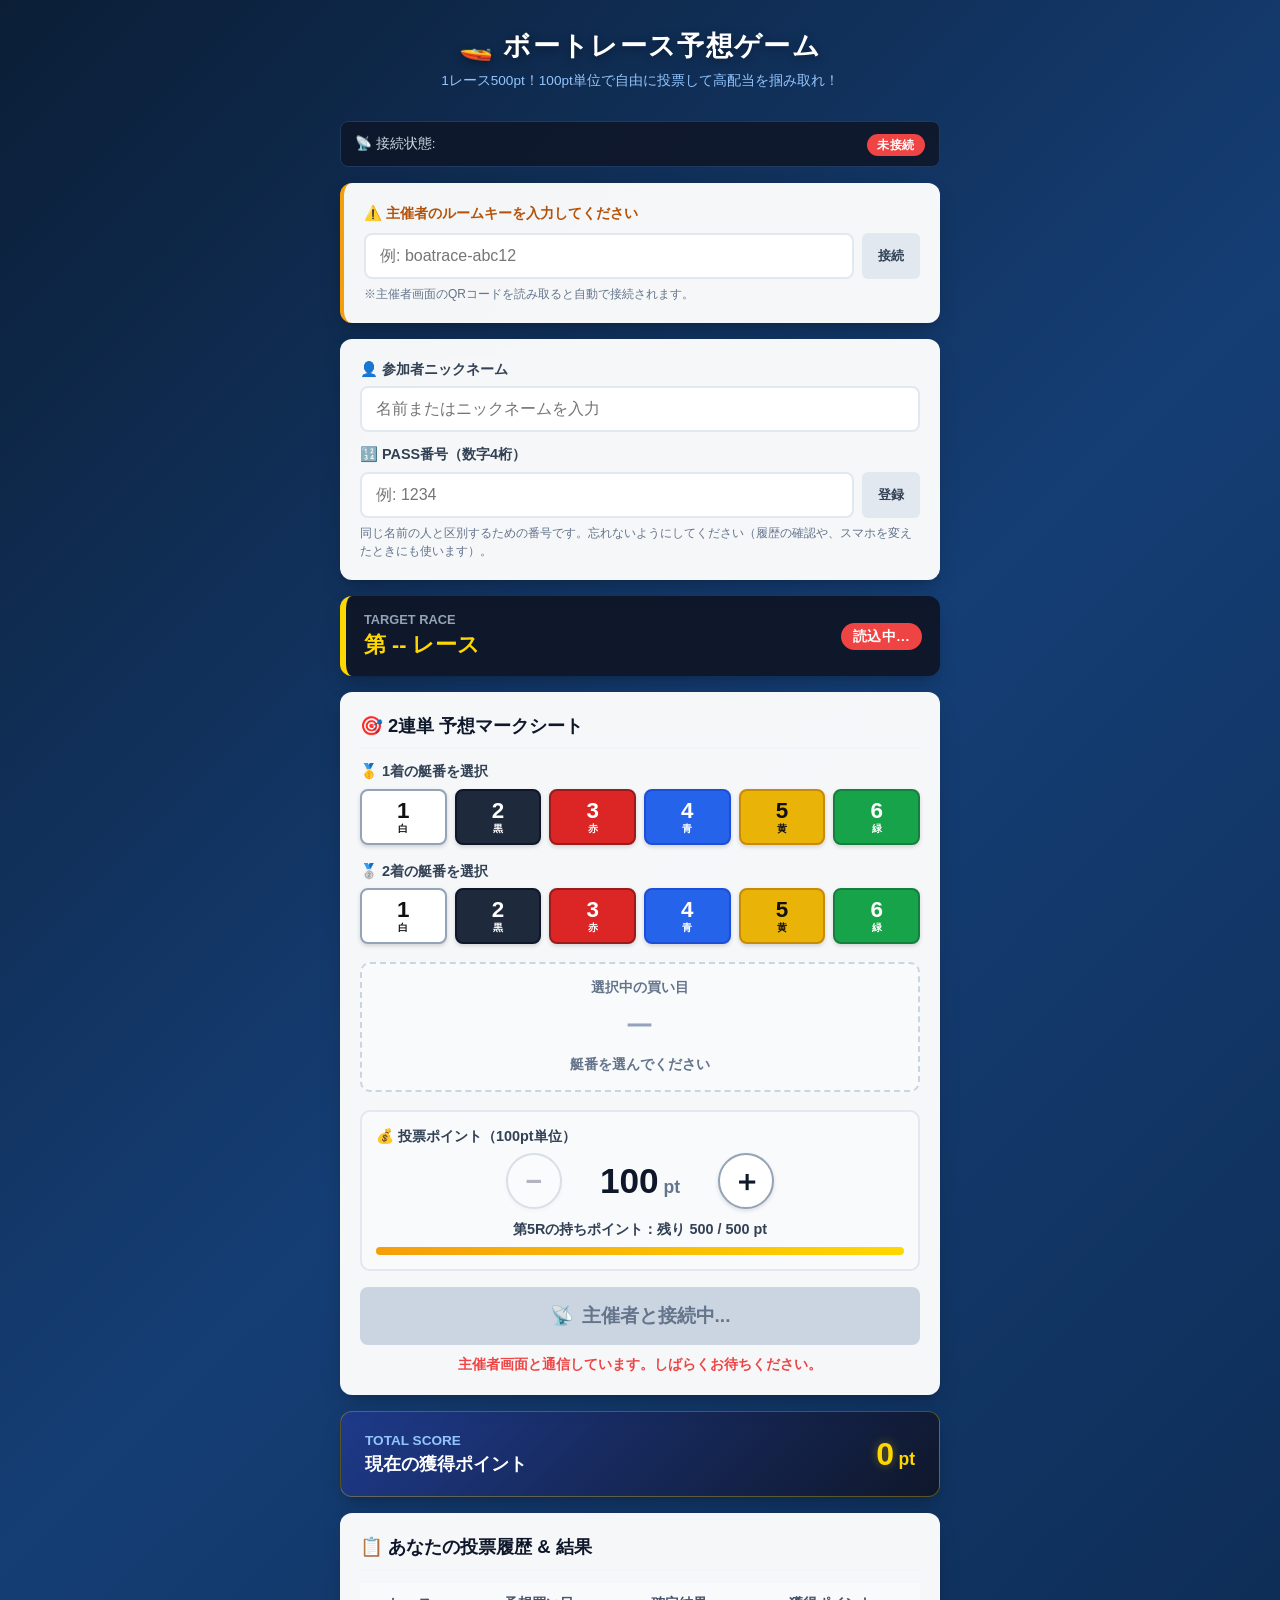
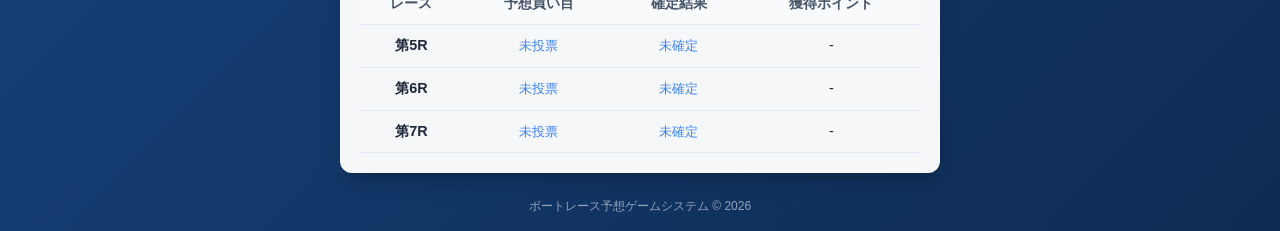
<file: boatrace-game/index.html>
<!DOCTYPE html>
<html lang="ja">
<head>
  <meta charset="UTF-8">
  <meta name="viewport" content="width=device-width, initial-scale=1.0, maximum-scale=1.0, user-scalable=no">
  <title>ボートレース 2連単予想ゲーム</title>
  <link rel="stylesheet" href="app.css">
</head>
<body>
  <div class="container">
    <!-- ヘッダー（管理画面へのリンクは一切ありません） -->
    <header class="app-header">
      <h1 class="app-title">🚤 ボートレース予想ゲーム</h1>
      <p class="app-subtitle">1レース500pt！100pt単位で自由に投票して高配当を掴み取れ！</p>
    </header>

    <!-- 接続状態バナー -->
    <div id="connectionBanner" style="background: rgba(15, 23, 42, 0.9); border: 1px solid #1e3a5f; padding: 10px 14px; border-radius: 8px; margin-bottom: 16px; display: flex; justify-content: space-between; align-items: center;">
      <div style="font-size: 0.85rem; color: #cbd5e1;" id="connText">
        <span>📡</span> 接続状態:
      </div>
      <div>
        <span id="connBadge" class="status-badge closed" style="font-size: 0.75rem; padding: 4px 10px;">
          接続待機中...
        </span>
      </div>
    </div>

    <!-- ホスト未指定時の手動入力（QRコード外から開いた場合の救済用） -->
    <div id="manualHostCard" class="card" style="display: none; border-left: 4px solid #f59e0b;">
      <div style="font-size: 0.9rem; font-weight: 700; color: #b45309; margin-bottom: 8px;">
        ⚠️ 主催者のルームキーを入力してください
      </div>
      <div style="display: flex; gap: 8px;">
        <input type="text" id="manualHostInput" class="form-input" placeholder="例: boatrace-abc12">
        <button id="manualConnectBtn" class="btn-secondary" style="white-space: nowrap;">接続</button>
      </div>
      <div style="font-size: 0.75rem; color: #64748b; margin-top: 6px;">
        ※主催者画面のQRコードを読み取ると自動で接続されます。
      </div>
    </div>

    <!-- 参加者ニックネーム入力カード -->
    <div class="card">
      <div class="form-group" style="margin-bottom: 0;">
        <label class="form-label" for="userName">👤 参加者ニックネーム</label>
        <input type="text" id="userName" class="form-input" placeholder="名前またはニックネームを入力" maxlength="20">
        <label class="form-label" for="userPin" style="margin-top: 12px;">🔢 PASS番号（数字4桁）</label>
        <div style="display: flex; gap: 8px;">
          <input type="text" id="userPin" class="form-input" inputmode="numeric" pattern="[0-9]*" maxlength="4" placeholder="例: 1234" autocomplete="off">
          <button id="saveUserBtn" class="btn-secondary" style="white-space: nowrap;">登録</button>
        </div>
        <div style="font-size: 0.75rem; color: #64748b; margin-top: 6px;">
          同じ名前の人と区別するための番号です。忘れないようにしてください（履歴の確認や、スマホを変えたときにも使います）。
        </div>
      </div>
    </div>

    <!-- レース状況バナー -->
    <div class="race-status-banner">
      <div>
        <div style="font-size: 0.8rem; color: #94a3b8; font-weight: 700;">TARGET RACE</div>
        <div class="race-number-badge" id="currentRaceBadge">第 -- レース</div>
      </div>
      <div>
        <span class="status-badge closed" id="raceStatusBadge">読込中...</span>
      </div>
    </div>

    <!-- 2連単 予想マークシート -->
    <div class="card" id="bettingCard">
      <h2 class="card-title">🎯 2連単 予想マークシート</h2>

      <!-- 1着予想 -->
      <div style="margin-bottom: 16px;">
        <div class="form-label">🥇 1着の艇番を選択</div>
        <div class="boat-grid" id="firstBoatGrid">
          <button type="button" class="boat-btn boat-1" data-boat="1">1<span class="label">白</span></button>
          <button type="button" class="boat-btn boat-2" data-boat="2">2<span class="label">黒</span></button>
          <button type="button" class="boat-btn boat-3" data-boat="3">3<span class="label">赤</span></button>
          <button type="button" class="boat-btn boat-4" data-boat="4">4<span class="label">青</span></button>
          <button type="button" class="boat-btn boat-5" data-boat="5">5<span class="label">黄</span></button>
          <button type="button" class="boat-btn boat-6" data-boat="6">6<span class="label">緑</span></button>
        </div>
      </div>

      <!-- 2着予想 -->
      <div style="margin-bottom: 18px;">
        <div class="form-label">🥈 2着の艇番を選択</div>
        <div class="boat-grid" id="secondBoatGrid">
          <button type="button" class="boat-btn boat-1" data-boat="1">1<span class="label">白</span></button>
          <button type="button" class="boat-btn boat-2" data-boat="2">2<span class="label">黒</span></button>
          <button type="button" class="boat-btn boat-3" data-boat="3">3<span class="label">赤</span></button>
          <button type="button" class="boat-btn boat-4" data-boat="4">4<span class="label">青</span></button>
          <button type="button" class="boat-btn boat-5" data-boat="5">5<span class="label">黄</span></button>
          <button type="button" class="boat-btn boat-6" data-boat="6">6<span class="label">緑</span></button>
        </div>
      </div>

      <!-- 買い目プレビュー -->
      <div class="preview-box">
        <div class="preview-label">選択中の買い目</div>
        <div class="preview-combination">
          <span id="previewFirst" class="boat-badge boat-1" style="visibility: hidden;">1</span>
          <span class="preview-hyphen">ー</span>
          <span id="previewSecond" class="boat-badge boat-2" style="visibility: hidden;">2</span>
        </div>
        <div id="previewText" style="font-size: 0.9rem; font-weight: 700; margin-top: 6px; color: #475569;">
          艇番を選んでください
        </div>
      </div>

      <!-- 投票ポイント（100pt単位） -->
      <div class="stake-box">
        <div class="form-label">💰 投票ポイント（100pt単位）</div>
        <div class="stake-row">
          <button type="button" id="unitMinus" class="stake-btn" aria-label="減らす">−</button>
          <div class="stake-value"><span id="stakeValue">100</span><span class="stake-unit"> pt</span></div>
          <button type="button" id="unitPlus" class="stake-btn" aria-label="増やす">＋</button>
        </div>
        <div class="stake-budget" id="budgetText">このレースの持ちポイント：残り 500 / 500 pt</div>
        <div class="stake-bar"><div class="stake-bar-fill" id="budgetBar" style="width: 100%;"></div></div>
      </div>

      <!-- 投票ボタン -->
      <button id="submitVoteBtn" class="btn-primary" disabled>
        <span>📝</span> この内容で投票する！
      </button>

      <!-- このレースの投票済み一覧 -->
      <div id="myBetsBox" class="my-bets-box" style="display: none;">
        <div class="my-bets-title" id="myBetsTitle">このレースの投票</div>
        <div id="myBetsList"></div>
      </div>

      <div id="voteMessage" style="margin-top: 10px; font-size: 0.85rem; text-align: center; color: #ef4444; font-weight: 600;"></div>
    </div>

    <!-- 合計ポイント表示カード -->
    <div class="total-points-card">
      <div>
        <div style="font-size: 0.85rem; color: #93c5fd; font-weight: 700;">TOTAL SCORE</div>
        <div style="font-size: 1.1rem; font-weight: 800;">現在の獲得ポイント</div>
      </div>
      <div>
        <span class="points-val" id="myTotalPoints">0</span>
        <span style="font-size: 1.1rem; font-weight: 700; color: #ffd700;"> pt</span>
      </div>
    </div>

    <!-- 自分の予想・結果履歴カード -->
    <div class="card">
      <h2 class="card-title">📋 あなたの投票履歴 & 結果</h2>
      <table class="history-table">
        <thead>
          <tr>
            <th>レース</th>
            <th>予想買い目</th>
            <th>確定結果</th>
            <th>獲得ポイント</th>
          </tr>
        </thead>
        <tbody id="historyTableBody">
          <tr>
            <td colspan="4" style="color: #94a3b8;">読み込み中...</td>
          </tr>
        </tbody>
      </table>
    </div>

    <div style="text-align: center; margin-top: 24px; color: #94a3b8; font-size: 0.75rem;">
      ボートレース予想ゲームシステム © 2026
    </div>
  </div>

  <div id="toast" class="toast"></div>

  <script src="peerjs.min.js"></script>
  <script src="app.js"></script>
</body>
</html>
</file>
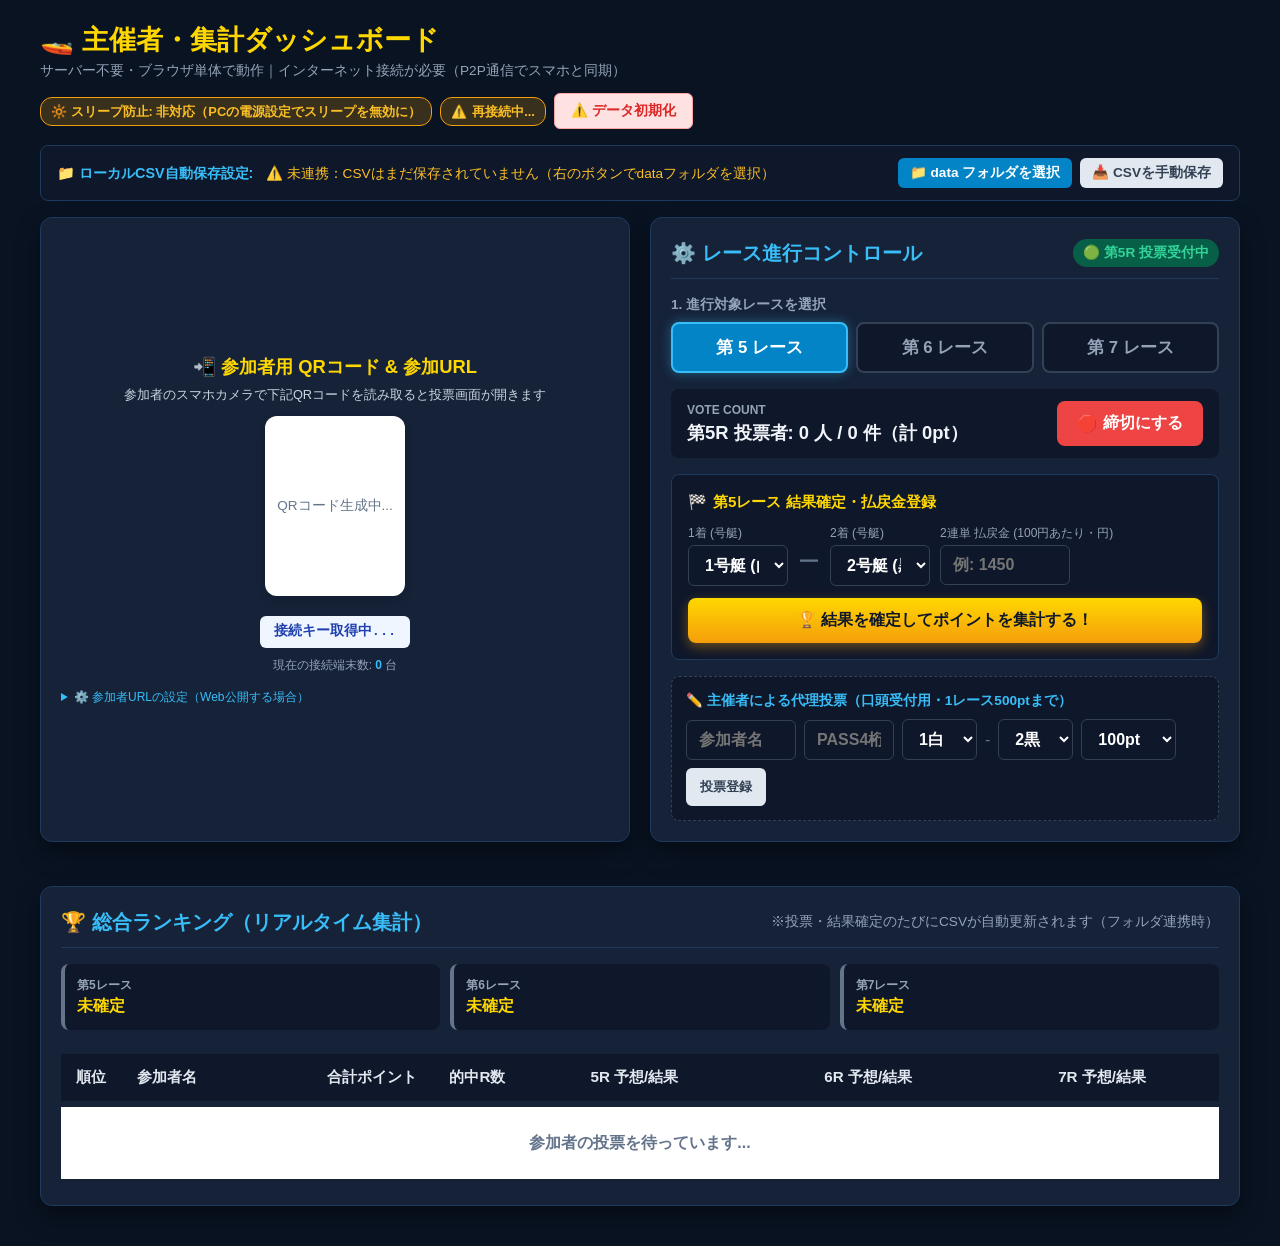
<file: boatrace-game/admin.html>
<!DOCTYPE html>
<html lang="ja">
<head>
  <meta charset="UTF-8">
  <meta name="viewport" content="width=device-width, initial-scale=1.0">
  <title>【主催者・管理】ボートレース予想ゲーム ダッシュボード</title>
  <link rel="stylesheet" href="app.css">
  <style>
    body {
      background: #091322;
      color: #f1f5f9;
      padding: 20px;
    }
    .admin-card {
      background: #152238;
      border: 1px solid #1e3a5f;
      border-radius: 12px;
      padding: 20px;
      box-shadow: 0 10px 25px rgba(0,0,0,0.4);
      margin-bottom: 20px;
    }
    .admin-title {
      font-size: 1.25rem;
      font-weight: 800;
      color: #38bdf8;
      border-bottom: 1px solid #1e3a5f;
      padding-bottom: 10px;
      margin-bottom: 16px;
      display: flex;
      align-items: center;
      justify-content: space-between;
      flex-wrap: wrap;
      gap: 8px;
    }
    .race-tab-btn {
      flex: 1;
      padding: 12px;
      font-size: 1.05rem;
      font-weight: 800;
      border: 2px solid #334155;
      background: #0f172a;
      color: #94a3b8;
      border-radius: 8px;
      cursor: pointer;
      transition: all 0.2s;
    }
    .race-tab-btn.active {
      background: #0284c7;
      color: white;
      border-color: #38bdf8;
      box-shadow: 0 0 12px rgba(56, 189, 248, 0.4);
    }
    .btn-toggle-open {
      padding: 12px 20px;
      font-size: 1rem;
      font-weight: 800;
      border-radius: 8px;
      border: none;
      cursor: pointer;
      display: flex;
      align-items: center;
      gap: 6px;
      transition: all 0.2s;
    }
    .btn-toggle-open.open {
      background: #ef4444;
      color: white;
    }
    .btn-toggle-open.closed {
      background: #10b981;
      color: white;
    }
    .settle-input {
      background: #0f172a;
      border: 1px solid #334155;
      color: white;
      padding: 10px 12px;
      border-radius: 6px;
      font-size: 1rem;
      font-weight: 700;
    }
    .fs-folder-box {
      background: #0f172a;
      border: 1px solid #1e3a5f;
      padding: 12px 16px;
      border-radius: 8px;
      margin-bottom: 16px;
      display: flex;
      align-items: center;
      justify-content: space-between;
      flex-wrap: wrap;
      gap: 12px;
    }
    .status-pill {
      font-size: 0.8rem;
      font-weight: 700;
      padding: 4px 10px;
      border-radius: 12px;
      display: inline-flex;
      align-items: center;
      gap: 5px;
    }
    .status-pill.connected {
      background: rgba(16, 185, 129, 0.2);
      color: #34d399;
      border: 1px solid #10b981;
    }
    .status-pill.waiting {
      background: rgba(245, 158, 11, 0.2);
      color: #fbbf24;
      border: 1px solid #f59e0b;
    }
  </style>
</head>
<body>
  <div class="admin-container">
    <!-- ヘッダー -->
    <header style="display: flex; justify-content: space-between; align-items: center; margin-bottom: 16px; flex-wrap: wrap; gap: 12px;">
      <div>
        <h1 style="font-size: 1.7rem; font-weight: 900; color: #ffd700; display: flex; align-items: center; gap: 10px;">
          🚤 主催者・集計ダッシュボード
        </h1>
        <p style="color: #94a3b8; font-size: 0.85rem;">
          サーバー不要・ブラウザ単体で動作｜インターネット接続が必要（P2P通信でスマホと同期）
        </p>
      </div>
      <div style="display: flex; gap: 8px; align-items: center;">
        <span id="wakePill" class="status-pill waiting" title="管理PCの画面が暗くなったりスリープすると、参加者が切断されます">🔆 スリープ防止: -</span>
        <span id="p2pStatusPill" class="status-pill waiting">
          <span>⏳</span> 通信接続中...
        </span>
        <button id="adminResetBtn" class="btn-danger" style="font-size: 0.85rem;">
          ⚠️ データ初期化
        </button>
      </div>
    </header>

    <!-- ローカルCSVフォルダ連携エリア (File System Access API) -->
    <div class="fs-folder-box">
      <div>
        <span style="font-size: 0.9rem; font-weight: 800; color: #38bdf8;">📁 ローカルCSV自動保存設定:</span>
        <span id="folderStatusText" style="font-size: 0.85rem; color: #cbd5e1; margin-left: 8px;">
          未設定（ボタンを押して data フォルダを選択すると自動保存されます）
        </span>
      </div>
      <div style="display: flex; gap: 8px; align-items: center;">
        <button id="selectFolderBtn" class="btn-secondary" style="background: #0284c7; color: white; border: none; font-size: 0.85rem; padding: 6px 12px;">
          📁 data フォルダを選択
        </button>
        <button id="resumeFolderBtn" class="btn-secondary" style="display: none; background: #f59e0b; color: #111; border: none; font-size: 0.85rem; padding: 6px 12px;">
          🔁 フォルダ連携を再開
        </button>
        <button id="exportCsvBtn" class="btn-secondary" style="font-size: 0.85rem; padding: 6px 12px;">
          📥 CSVを手動保存
        </button>
      </div>
    </div>

    <div class="admin-grid">
      <!-- 参加用QRコードとURL -->
      <div class="admin-card qr-section">
        <h2 style="font-size: 1.15rem; font-weight: 800; color: #ffd700; margin-bottom: 4px;">
          📲 参加者用 QRコード & 参加URL
        </h2>
        <p style="font-size: 0.8rem; color: #cbd5e1; margin-bottom: 12px;">
          参加者のスマホカメラで下記QRコードを読み取ると投票画面が開きます
        </p>
        <div id="urlWarning" style="display: none; background: #7f1d1d; color: #fecaca; border: 1px solid #ef4444; border-radius: 8px; padding: 10px 12px; font-size: 0.8rem; text-align: left; margin-bottom: 12px; line-height: 1.5;"></div>
        <div class="qr-box" id="qrContainer" style="min-height: 180px; display: flex; align-items: center; justify-content: center;">
          <span style="color: #64748b; font-size: 0.85rem;">QRコード生成中...</span>
        </div>
        <div class="qr-url" id="joinUrlText" style="font-size: 0.85rem; margin-top: 8px;">接続キー取得中...</div>
        <div style="font-size: 0.75rem; color: #94a3b8; margin-top: 8px;">
          現在の接続端末数: <b id="connectedPeersCount" style="color: #38bdf8;">0</b> 台
        </div>

        <!-- 参加者URL設定（ホスティングURLを使う場合に変更可能） -->
        <details id="urlSettings" style="margin-top: 14px; width: 100%; text-align: left; font-size: 0.75rem; color: #64748b;">
          <summary style="cursor: pointer; color: #38bdf8;">⚙️ 参加者URLの設定（Web公開する場合）</summary>
          <div style="margin-top: 8px; background: #0f172a; padding: 10px; border-radius: 6px;">
            <label style="display: block; margin-bottom: 4px; color: #cbd5e1;">参加者用 index.html の公開URLベース:</label>
            <div style="display: flex; gap: 6px;">
              <input type="text" id="customBaseUrlInput" class="settle-input" placeholder="例: https://xxx.github.io/boatrace/index.html" style="font-size: 0.8rem; width: 100%;">
              <button id="applyBaseUrlBtn" class="btn-secondary" style="font-size: 0.75rem; white-space: nowrap;">更新</button>
            </div>
            <p style="margin-top: 4px; color: #94a3b8;">※管理画面を公開URLで開いている場合は未設定でOK。このPC上（ファイル／localhost）で開いている場合は必須です。</p>
            <button id="regenKeyBtn" class="btn-secondary" style="margin-top: 8px; font-size: 0.75rem;">🔑 ルームキーを再発行（QRが変わります）</button>
          </div>
        </details>
      </div>

      <!-- レース進行コントロール -->
      <div class="admin-card">
        <div class="admin-title">
          <span>⚙️ レース進行コントロール</span>
          <span id="currentStatusText" style="font-size: 0.85rem; padding: 4px 10px; border-radius: 20px; background: #334155;">-</span>
        </div>

        <div style="margin-bottom: 16px;">
          <label style="display: block; font-size: 0.85rem; color: #94a3b8; margin-bottom: 6px; font-weight: 700;">
            1. 進行対象レースを選択
          </label>
          <div style="display: flex; gap: 8px;">
            <button class="race-tab-btn active" data-race="5">第 5 レース</button>
            <button class="race-tab-btn" data-race="6">第 6 レース</button>
            <button class="race-tab-btn" data-race="7">第 7 レース</button>
          </div>
        </div>

        <div style="display: flex; justify-content: space-between; align-items: center; background: #0f172a; padding: 12px 16px; border-radius: 8px; margin-bottom: 16px;">
          <div>
            <div style="font-size: 0.75rem; color: #94a3b8; font-weight: 700;">VOTE COUNT</div>
            <div style="font-size: 1.15rem; font-weight: 800;" id="voteCountText">
              投票者: 0 人
            </div>
          </div>
          <button id="toggleOpenBtn" class="btn-toggle-open closed">
            <span>🛑</span> 締切にする
          </button>
        </div>

        <!-- 結果確定フォーム -->
        <div style="background: #0f172a; padding: 16px; border-radius: 8px; border: 1px solid #1e3a5f; margin-bottom: 16px;">
          <div style="font-size: 0.95rem; font-weight: 800; color: #ffd700; margin-bottom: 10px; display: flex; align-items: center; gap: 6px;">
            <span>🏁</span> <span id="settleTargetTitle">第5レース 結果確定・払戻金登録</span>
          </div>

          <div style="display: flex; gap: 10px; align-items: center; margin-bottom: 12px; flex-wrap: wrap;">
            <div>
              <label style="font-size: 0.75rem; color: #94a3b8; display: block; margin-bottom: 3px;">1着 (号艇)</label>
              <select id="settleFirst" class="settle-input" style="width: 100px;">
                <option value="1">1号艇 (白)</option>
                <option value="2">2号艇 (黒)</option>
                <option value="3">3号艇 (赤)</option>
                <option value="4">4号艇 (青)</option>
                <option value="5">5号艇 (黄)</option>
                <option value="6">6号艇 (緑)</option>
              </select>
            </div>

            <div style="font-size: 1.4rem; color: #64748b; margin-top: 14px;">ー</div>

            <div>
              <label style="font-size: 0.75rem; color: #94a3b8; display: block; margin-bottom: 3px;">2着 (号艇)</label>
              <select id="settleSecond" class="settle-input" style="width: 100px;">
                <option value="1">1号艇 (白)</option>
                <option value="2" selected>2号艇 (黒)</option>
                <option value="3">3号艇 (赤)</option>
                <option value="4">4号艇 (青)</option>
                <option value="5">5号艇 (黄)</option>
                <option value="6">6号艇 (緑)</option>
              </select>
            </div>

            <div>
              <label style="font-size: 0.75rem; color: #94a3b8; display: block; margin-bottom: 3px;">2連単 払戻金 (100円あたり・円)</label>
              <input type="number" id="settlePayout" class="settle-input" placeholder="例: 1450" min="100" step="10" style="width: 130px;">
            </div>
          </div>

          <button id="settleBtn" class="btn-primary" style="padding: 12px; font-size: 1rem; width: 100%;">
            🏆 結果を確定してポイントを集計する！
          </button>
        </div>

        <!-- 主催者による代理投票フォーム -->
        <div style="background: #0f172a; padding: 14px; border-radius: 8px; border: 1px dashed #334155;">
          <div style="font-size: 0.85rem; font-weight: 700; color: #38bdf8; margin-bottom: 8px;">
            ✏️ 主催者による代理投票（口頭受付用・1レース500ptまで）
          </div>
          <div style="display: flex; gap: 8px; flex-wrap: wrap; align-items: center;">
            <input type="text" id="proxyUser" class="settle-input" placeholder="参加者名" style="width: 110px;">
            <input type="text" id="proxyPin" class="settle-input" placeholder="PASS4桁" maxlength="4" inputmode="numeric" style="width: 90px;">
            <select id="proxyFirst" class="settle-input" style="width: 75px;">
              <option value="1">1白</option>
              <option value="2">2黒</option>
              <option value="3">3赤</option>
              <option value="4">4青</option>
              <option value="5">5黄</option>
              <option value="6">6緑</option>
            </select>
            <span style="color:#64748b;">-</span>
            <select id="proxySecond" class="settle-input" style="width: 75px;">
              <option value="1">1白</option>
              <option value="2" selected>2黒</option>
              <option value="3">3赤</option>
              <option value="4">4青</option>
              <option value="5">5黄</option>
              <option value="6">6緑</option>
            </select>
            <select id="proxyUnits" class="settle-input" style="width: 95px;" title="投票ポイント（1レース500ptまで）">
              <option value="1">100pt</option>
              <option value="2">200pt</option>
              <option value="3">300pt</option>
              <option value="4">400pt</option>
              <option value="5">500pt</option>
            </select>
            <button id="proxyVoteBtn" class="btn-secondary" style="padding: 10px 14px; font-weight: 700;">
              投票登録
            </button>
          </div>
        </div>
      </div>
    </div>

    <!-- リアルタイム リーダーボード（プロジェクター投影） -->
    <div class="admin-card">
      <div class="admin-title">
        <span>🏆 総合ランキング（リアルタイム集計）</span>
        <div style="font-size: 0.85rem; color: #94a3b8; font-weight: normal;">
          ※投票・結果確定のたびにCSVが自動更新されます（フォルダ連携時）
        </div>
      </div>

      <!-- 確定レースサマリー -->
      <div style="display: grid; grid-template-columns: repeat(3, 1fr); gap: 10px; margin-bottom: 18px;">
        <div style="background: #0f172a; padding: 12px; border-radius: 8px; border-left: 4px solid #38bdf8;" id="raceSummary5">
          <div style="font-size: 0.75rem; color: #94a3b8; font-weight: 700;">第5レース</div>
          <div style="font-size: 1rem; font-weight: 800; color: #ffd700;" class="res-text">未確定</div>
        </div>
        <div style="background: #0f172a; padding: 12px; border-radius: 8px; border-left: 4px solid #38bdf8;" id="raceSummary6">
          <div style="font-size: 0.75rem; color: #94a3b8; font-weight: 700;">第6レース</div>
          <div style="font-size: 1rem; font-weight: 800; color: #ffd700;" class="res-text">未確定</div>
        </div>
        <div style="background: #0f172a; padding: 12px; border-radius: 8px; border-left: 4px solid #38bdf8;" id="raceSummary7">
          <div style="font-size: 0.75rem; color: #94a3b8; font-weight: 700;">第7レース</div>
          <div style="font-size: 1rem; font-weight: 800; color: #ffd700;" class="res-text">未確定</div>
        </div>
      </div>

      <!-- ランキング表 -->
      <div style="overflow-x: auto;">
        <table class="leaderboard-table">
          <thead>
            <tr>
              <th style="width: 60px;">順位</th>
              <th style="text-align: left; padding-left: 16px;">参加者名</th>
              <th style="width: 130px;">合計ポイント</th>
              <th style="width: 80px;">的中R数</th>
              <th>5R 予想/結果</th>
              <th>6R 予想/結果</th>
              <th>7R 予想/結果</th>
            </tr>
          </thead>
          <tbody id="rankingTableBody">
            <tr>
              <td colspan="7" style="color: #64748b; padding: 24px;">参加者の投票を待っています...</td>
            </tr>
          </tbody>
        </table>
      </div>
    </div>
  </div>

  <div id="toast" class="toast"></div>

  <script src="qrcode-generator.js"></script>
  <script src="peerjs.min.js"></script>
  <script src="admin.js"></script>
</body>
</html>
</file>
<file: boatrace-game/app.css>
/* boatrace-game/public/app.css */
:root {
  --primary: #0066cc;
  --primary-dark: #004499;
  --accent: #ffd700;
  --bg-gradient: linear-gradient(135deg, #0b1e36 0%, #153e75 50%, #0d2b52 100%);
  --card-bg: rgba(255, 255, 255, 0.96);
  --card-dark: #1e293b;
  --text-main: #1e293b;
  --text-muted: #64748b;
  --border: #e2e8f0;
  --radius: 12px;
  --shadow: 0 10px 25px -5px rgba(0, 0, 0, 0.2), 0 8px 10px -6px rgba(0, 0, 0, 0.15);

  /* ボートレース6艇公式カラー */
  --boat-1: #ffffff;
  --boat-1-text: #111111;
  --boat-1-border: #94a3b8;

  --boat-2: #1e293b;
  --boat-2-text: #ffffff;
  --boat-2-border: #0f172a;

  --boat-3: #dc2626;
  --boat-3-text: #ffffff;
  --boat-3-border: #991b1b;

  --boat-4: #2563eb;
  --boat-4-text: #ffffff;
  --boat-4-border: #1d4ed8;

  --boat-5: #eab308;
  --boat-5-text: #111111;
  --boat-5-border: #ca8a04;

  --boat-6: #16a34a;
  --boat-6-text: #ffffff;
  --boat-6-border: #15803d;
}

* {
  box-sizing: border-box;
  margin: 0;
  padding: 0;
  font-family: -apple-system, BlinkMacSystemFont, "Segoe UI", Roboto, "Helvetica Neue", "Hiragino Kaku Gothic ProN", "Yu Gothic", Meiryo, sans-serif;
  -webkit-tap-highlight-color: transparent;
}

body {
  background: var(--bg-gradient);
  min-height: 100vh;
  color: var(--text-main);
  padding: 16px;
  line-height: 1.5;
}

.container {
  max-width: 600px;
  margin: 0 auto;
}

.admin-container {
  max-width: 1200px;
  margin: 0 auto;
}

/* ヘッダー */
.app-header {
  text-align: center;
  color: #ffffff;
  margin-bottom: 20px;
  padding: 10px 0;
}

.app-title {
  font-size: 1.7rem;
  font-weight: 800;
  letter-spacing: 0.05em;
  text-shadow: 0 2px 8px rgba(0,0,0,0.4);
  display: flex;
  align-items: center;
  justify-content: center;
  gap: 8px;
}

.app-subtitle {
  font-size: 0.85rem;
  color: #93c5fd;
  margin-top: 4px;
}

/* カード共通 */
.card {
  background: var(--card-bg);
  border-radius: var(--radius);
  padding: 20px;
  margin-bottom: 16px;
  box-shadow: var(--shadow);
  backdrop-filter: blur(8px);
}

.card-title {
  font-size: 1.15rem;
  font-weight: 700;
  margin-bottom: 12px;
  display: flex;
  align-items: center;
  gap: 8px;
  color: #0f172a;
  border-bottom: 2px solid #f1f5f9;
  padding-bottom: 8px;
}

/* ニックネーム入力 */
.form-group {
  margin-bottom: 16px;
}

.form-label {
  display: block;
  font-size: 0.9rem;
  font-weight: 600;
  margin-bottom: 6px;
  color: #334155;
}

.form-input {
  width: 100%;
  padding: 12px 14px;
  font-size: 1rem;
  border: 2px solid var(--border);
  border-radius: 8px;
  transition: border-color 0.2s, box-shadow 0.2s;
  outline: none;
}

.form-input:focus {
  border-color: var(--primary);
  box-shadow: 0 0 0 3px rgba(0, 102, 204, 0.2);
}

/* レースステータスバッジ */
.race-status-banner {
  background: #0f172a;
  color: white;
  border-radius: var(--radius);
  padding: 14px 18px;
  margin-bottom: 16px;
  display: flex;
  justify-content: space-between;
  align-items: center;
  box-shadow: var(--shadow);
  border-left: 6px solid var(--accent);
}

.race-number-badge {
  font-size: 1.35rem;
  font-weight: 800;
  color: #ffd700;
  display: flex;
  align-items: center;
  gap: 6px;
}

.status-badge {
  padding: 6px 12px;
  border-radius: 20px;
  font-size: 0.85rem;
  font-weight: 700;
  letter-spacing: 0.05em;
}

.status-badge.open {
  background: #10b981;
  color: white;
  animation: pulse 2s infinite;
}

.status-badge.closed {
  background: #ef4444;
  color: white;
}

@keyframes pulse {
  0% { transform: scale(1); }
  50% { transform: scale(1.04); }
  100% { transform: scale(1); }
}

/* ボート番号ボタン群 */
.boat-grid {
  display: grid;
  grid-template-columns: repeat(6, 1fr);
  gap: 8px;
  margin-bottom: 16px;
}

.boat-btn {
  height: 56px;
  border-radius: 8px;
  font-size: 1.4rem;
  font-weight: 800;
  cursor: pointer;
  display: flex;
  flex-direction: column;
  align-items: center;
  justify-content: center;
  transition: all 0.15s ease;
  position: relative;
  user-select: none;
  box-shadow: 0 2px 4px rgba(0,0,0,0.15);
}

.boat-btn span.label {
  font-size: 0.65rem;
  font-weight: 600;
  margin-top: -2px;
}

/* 各号艇の配色 */
.boat-btn.boat-1 { background: var(--boat-1); color: var(--boat-1-text); border: 2px solid var(--boat-1-border); }
.boat-btn.boat-2 { background: var(--boat-2); color: var(--boat-2-text); border: 2px solid var(--boat-2-border); }
.boat-btn.boat-3 { background: var(--boat-3); color: var(--boat-3-text); border: 2px solid var(--boat-3-border); }
.boat-btn.boat-4 { background: var(--boat-4); color: var(--boat-4-text); border: 2px solid var(--boat-4-border); }
.boat-btn.boat-5 { background: var(--boat-5); color: var(--boat-5-text); border: 2px solid var(--boat-5-border); }
.boat-btn.boat-6 { background: var(--boat-6); color: var(--boat-6-text); border: 2px solid var(--boat-6-border); }

.boat-btn:hover:not(:disabled) {
  transform: translateY(-2px);
  filter: brightness(1.08);
}

.boat-btn:active:not(:disabled) {
  transform: translateY(1px);
}

.boat-btn.selected {
  outline: 4px solid #ffd700;
  box-shadow: 0 0 12px rgba(255, 215, 0, 0.8);
  transform: scale(1.05);
  z-index: 2;
}

.boat-btn:disabled {
  opacity: 0.25;
  cursor: not-allowed;
  filter: grayscale(0.8);
}

/* 予想プレビュー */
.preview-box {
  background: #f8fafc;
  border: 2px dashed #cbd5e1;
  border-radius: 10px;
  padding: 14px;
  text-align: center;
  margin-bottom: 18px;
}

.preview-label {
  font-size: 0.85rem;
  color: var(--text-muted);
  font-weight: 600;
  margin-bottom: 6px;
}

.preview-combination {
  font-size: 1.8rem;
  font-weight: 900;
  letter-spacing: 0.05em;
  display: flex;
  align-items: center;
  justify-content: center;
  gap: 12px;
}

.preview-hyphen {
  color: #94a3b8;
  font-weight: 300;
}

/* 艇番バッジ（小） */
.boat-badge {
  display: inline-flex;
  align-items: center;
  justify-content: center;
  width: 40px;
  height: 40px;
  border-radius: 6px;
  font-weight: 800;
  font-size: 1.3rem;
  box-shadow: 0 2px 4px rgba(0,0,0,0.2);
}

.boat-badge.boat-1 { background: var(--boat-1); color: var(--boat-1-text); border: 1.5px solid var(--boat-1-border); }
.boat-badge.boat-2 { background: var(--boat-2); color: var(--boat-2-text); }
.boat-badge.boat-3 { background: var(--boat-3); color: var(--boat-3-text); }
.boat-badge.boat-4 { background: var(--boat-4); color: var(--boat-4-text); }
.boat-badge.boat-5 { background: var(--boat-5); color: var(--boat-5-text); }
.boat-badge.boat-6 { background: var(--boat-6); color: var(--boat-6-text); }

/* 送信ボタン */
.btn-primary {
  width: 100%;
  background: linear-gradient(180deg, #ffd700 0%, #f59e0b 100%);
  color: #0f172a;
  border: none;
  border-radius: 8px;
  padding: 16px;
  font-size: 1.2rem;
  font-weight: 800;
  cursor: pointer;
  box-shadow: 0 4px 12px rgba(245, 158, 11, 0.4);
  transition: all 0.2s ease;
  display: flex;
  align-items: center;
  justify-content: center;
  gap: 8px;
}

.btn-primary:hover:not(:disabled) {
  filter: brightness(1.08);
  transform: translateY(-2px);
}

.btn-primary:active:not(:disabled) {
  transform: translateY(1px);
}

.btn-primary:disabled {
  background: #cbd5e1;
  color: #64748b;
  cursor: not-allowed;
  box-shadow: none;
}

/* 履歴テーブル */
.history-table {
  width: 100%;
  border-collapse: collapse;
  margin-top: 8px;
}

.history-table th, .history-table td {
  padding: 10px 8px;
  text-align: center;
  border-bottom: 1px solid var(--border);
  font-size: 0.9rem;
}

.history-table th {
  background: #f8fafc;
  color: #475569;
  font-weight: 700;
}

.badge-hit {
  background: #fef3c7;
  color: #b45309;
  font-weight: 800;
  padding: 4px 8px;
  border-radius: 4px;
  border: 1px solid #fde68a;
  display: inline-block;
}

.badge-miss {
  color: #94a3b8;
  font-size: 0.8rem;
}

.badge-waiting {
  color: #3b82f6;
  font-size: 0.8rem;
}

/* トータルポイント表示 */
.total-points-card {
  background: linear-gradient(135deg, #1e3a8a 0%, #0f172a 100%);
  color: white;
  border-radius: var(--radius);
  padding: 18px 24px;
  margin-bottom: 16px;
  display: flex;
  justify-content: space-between;
  align-items: center;
  box-shadow: var(--shadow);
  border: 1px solid rgba(255, 215, 0, 0.3);
}

.points-val {
  font-size: 2rem;
  font-weight: 900;
  color: #ffd700;
  text-shadow: 0 0 10px rgba(255, 215, 0, 0.4);
}

/* --- 管理・プロジェクター投影スタイル --- */
.admin-grid {
  display: grid;
  grid-template-columns: 1fr 1fr;
  gap: 20px;
  margin-bottom: 24px;
}

@media (max-width: 900px) {
  .admin-grid {
    grid-template-columns: 1fr;
  }
}

.qr-section {
  text-align: center;
  display: flex;
  flex-direction: column;
  align-items: center;
  justify-content: center;
  padding: 16px;
}

.qr-box {
  background: white;
  padding: 12px;
  border-radius: 12px;
  display: inline-block;
  box-shadow: 0 4px 10px rgba(0,0,0,0.15);
  margin-bottom: 12px;
}

.qr-url {
  font-family: monospace;
  font-size: 1.1rem;
  font-weight: 700;
  color: #1e40af;
  background: #eff6ff;
  padding: 6px 14px;
  border-radius: 6px;
  word-break: break-all;
}

/* リーダーボード表彰台 */
.leaderboard-table {
  width: 100%;
  border-collapse: separate;
  border-spacing: 0 6px;
}

.leaderboard-table th {
  background: #0f172a;
  color: #e2e8f0;
  padding: 12px 10px;
  font-weight: 700;
  text-align: center;
  font-size: 0.95rem;
}

.leaderboard-table td {
  background: white;
  padding: 14px 10px;
  text-align: center;
  font-size: 1rem;
  font-weight: 600;
  box-shadow: 0 2px 4px rgba(0,0,0,0.04);
}

.leaderboard-table tr:hover td {
  background: #f1f5f9;
}

.rank-badge {
  display: inline-flex;
  align-items: center;
  justify-content: center;
  width: 34px;
  height: 34px;
  border-radius: 50%;
  font-weight: 900;
  font-size: 1.1rem;
}

.rank-1 { background: #ffd700; color: #1e293b; box-shadow: 0 0 10px rgba(255, 215, 0, 0.7); }
.rank-2 { background: #cbd5e1; color: #1e293b; }
.rank-3 { background: #d97706; color: white; }

.points-highlight {
  font-size: 1.35rem;
  font-weight: 900;
  color: #d97706;
}

.toast {
  position: fixed;
  bottom: 24px;
  left: 50%;
  transform: translateX(-50%);
  background: #0f172a;
  color: white;
  padding: 12px 24px;
  border-radius: 30px;
  font-weight: 600;
  box-shadow: 0 10px 25px rgba(0,0,0,0.3);
  z-index: 9999;
  display: none;
  animation: slideUp 0.3s ease;
}

@keyframes slideUp {
  from { transform: translate(-50%, 20px); opacity: 0; }
  to { transform: translate(-50%, 0); opacity: 1; }
}

.btn-secondary {
  background: #e2e8f0;
  color: #334155;
  border: none;
  border-radius: 6px;
  padding: 8px 16px;
  font-weight: 600;
  cursor: pointer;
  transition: all 0.2s;
}

.btn-secondary:hover {
  background: #cbd5e1;
}

.btn-danger {
  background: #fee2e2;
  color: #dc2626;
  border: 1px solid #fca5a5;
  border-radius: 6px;
  padding: 8px 16px;
  font-weight: 600;
  cursor: pointer;
  transition: all 0.2s;
}

.btn-danger:hover {
  background: #fecaca;
}


/* --- 投票ポイント（100pt単位）--- */
.stake-box {
  background: #f8fafc;
  border: 2px solid #e2e8f0;
  border-radius: 10px;
  padding: 14px;
  margin-bottom: 16px;
}

.stake-row {
  display: flex;
  align-items: center;
  justify-content: center;
  gap: 18px;
  margin: 6px 0 10px;
}

.stake-btn {
  width: 56px;
  height: 56px;
  border-radius: 50%;
  border: 2px solid #94a3b8;
  background: #ffffff;
  color: #0f172a;
  font-size: 1.8rem;
  font-weight: 800;
  line-height: 1;
  cursor: pointer;
  box-shadow: 0 2px 4px rgba(0,0,0,0.12);
  transition: all 0.15s ease;
}

.stake-btn:active:not(:disabled) {
  transform: scale(0.94);
}

.stake-btn:disabled {
  opacity: 0.3;
  cursor: not-allowed;
}

.stake-value {
  min-width: 120px;
  text-align: center;
  font-size: 2.2rem;
  font-weight: 900;
  color: #0f172a;
}

.stake-unit {
  font-size: 1.1rem;
  font-weight: 700;
  color: #64748b;
}

.stake-budget {
  text-align: center;
  font-size: 0.9rem;
  font-weight: 700;
  color: #334155;
  margin-bottom: 6px;
}

.stake-bar {
  height: 8px;
  background: #e2e8f0;
  border-radius: 4px;
  overflow: hidden;
}

.stake-bar-fill {
  height: 100%;
  background: linear-gradient(90deg, #f59e0b, #ffd700);
  transition: width 0.3s ease;
}

.my-bets-box {
  margin-top: 14px;
  background: #f0f9ff;
  border: 1px solid #bae6fd;
  border-radius: 10px;
  padding: 10px 12px;
}

.my-bets-title {
  font-size: 0.85rem;
  font-weight: 700;
  color: #0369a1;
  margin-bottom: 6px;
}

.my-bet-row {
  display: flex;
  justify-content: space-between;
  align-items: center;
  padding: 5px 0;
  border-bottom: 1px dashed #bae6fd;
  font-size: 0.95rem;
}

.my-bet-row:last-child {
  border-bottom: none;
}

.history-bet-line {
  white-space: nowrap;
  line-height: 1.6;
}

.history-bet-line .pt {
  font-size: 0.75rem;
  color: #64748b;
}
</file>
